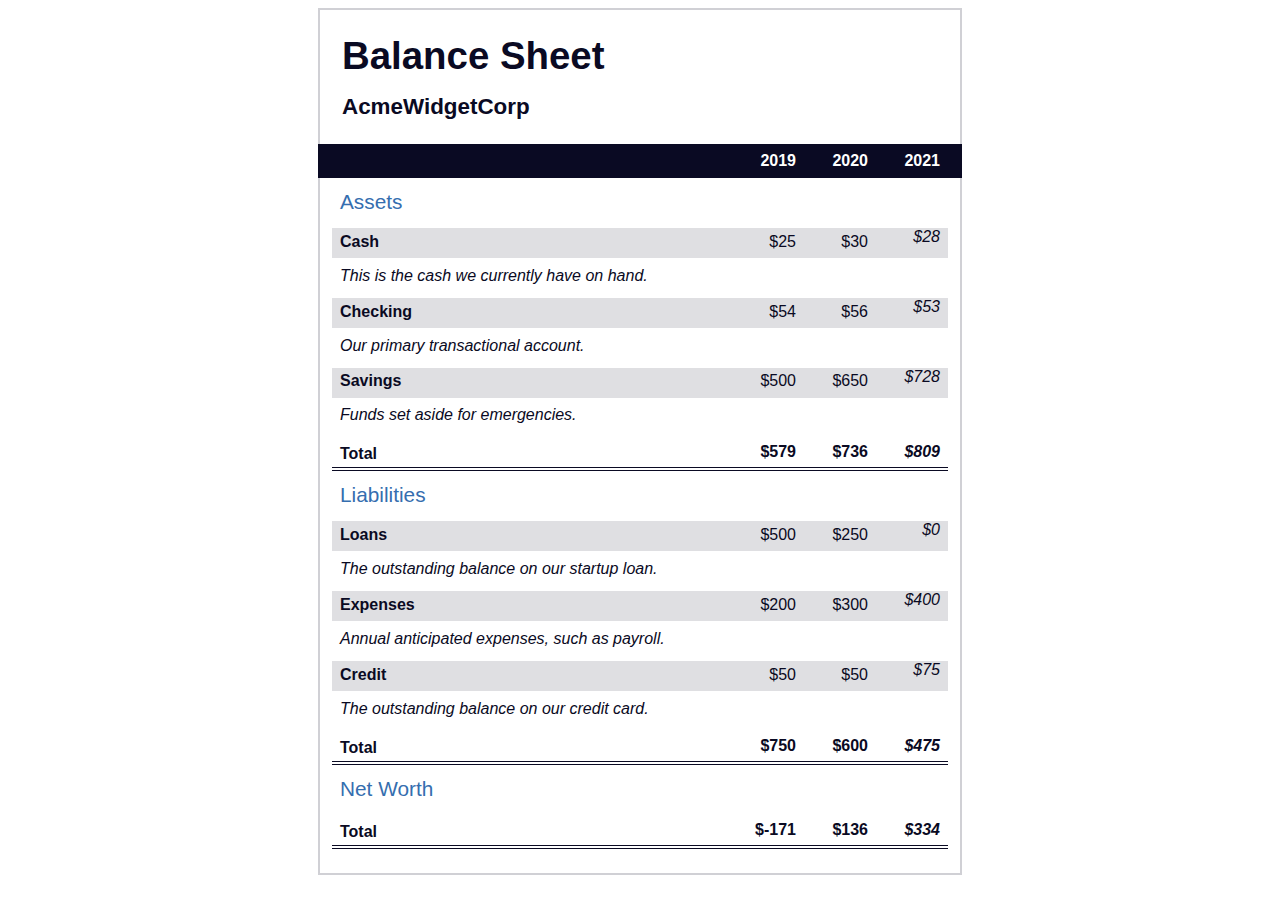
<file: Projects/Balance Sheet/index.html>
<!DOCTYPE html>
<html lang="en">
  <head>
    <meta charset="UTF-8">
    <meta name="viewport" content="width=device-width, initial-scale=1.0">
    <title>Balance Sheet</title>
    <link rel="stylesheet" href="style.css">
  </head>
  <body>
    <main>
      <section>
        <h1>
          <span class="flex">
            <span>AcmeWidgetCorp</span>
            <span>Balance Sheet</span>
          </span>
        </h1>
        <div id="years" aria-hidden="true">
          <span class="year">2019</span>
          <span class="year">2020</span>
          <span class="year">2021</span>
        </div>
        <div class="table-wrap">
          <table>
            <caption>Assets</caption>
            <thead>
              <tr>
                <td></td>
                <th><span class="sr-only year">2019</span></th>
                <th><span class="sr-only year">2020</span></th>
                <th class="current"><span class="sr-only year">2021</span></th>
              </tr>
            </thead>
            <tbody>
              <tr class="data">
                <th>Cash <span class="description">This is the cash we currently have on hand.</span></th>
                <td>$25</td>
                <td>$30</td>
                <td class="current">$28</td>
              </tr>
              <tr class="data">
                <th>Checking <span class="description">Our primary transactional account.</span></th>
                <td>$54</td>
                <td>$56</td>
                <td class="current">$53</td>
              </tr>
              <tr class="data">
                <th>Savings <span class="description">Funds set aside for emergencies.</span></th>
                <td>$500</td>
                <td>$650</td>
                <td class="current">$728</td>
              </tr>
              <tr class="total">
                <th>Total <span class="sr-only">Assets</span></th>
                <td>$579</td>
                <td>$736</td>
                <td class="current">$809</td>
              </tr>
            </tbody>
          </table>
          <table>
            <caption>Liabilities</caption>
            <thead>
              <tr>
              <td></td>
              <th><span class="sr-only">2019</span></th>
              <th><span class="sr-only">2020</span></th>
              <th><span class="sr-only">2021</span></th>
              </tr>
            </thead>
            <tbody>
              <tr class="data">
                <th>Loans <span class="description">The outstanding balance on our startup loan.</span></th>
                <td>$500</td>
                <td>$250</td>
                <td class="current">$0</td>
              </tr>
              <tr class="data">
                <th>Expenses <span class="description">Annual anticipated expenses, such as payroll.</span></th>
                <td>$200</td>
                <td>$300</td>
                <td class="current">$400</td>
              </tr>
              <tr class="data">
                <th>Credit <span class="description">The outstanding balance on our credit card.</span></th>
                <td>$50</td>
                <td>$50</td>
                <td class="current">$75</td>
              </tr>
              <tr class="total">
                <th>Total <span class="sr-only">Liabilities</span></th>
                <td>$750</td>
                <td>$600</td>
                <td class="current">$475</td>
              </tr>
            </tbody>
          </table>
          <table>
            <caption>Net Worth</caption>
            <thead>
              <tr>
              <td></td>
              <th><span class="sr-only">2019</span></th>
              <th><span class="sr-only">2020</span></th>
              <th><span class="sr-only">2021</span></th>
              </tr>
            </thead>
            <tbody>
              <tr class="total">
                <th>Total <span class="sr-only">Net Worth</span></th>
                <td>$-171</td>
                <td>$136</td>
                <td class="current">$334</td>
              </tr>
            </tbody>
          </table>
        </div>
      </section>
    </main>
  </body>
</html>
</file>
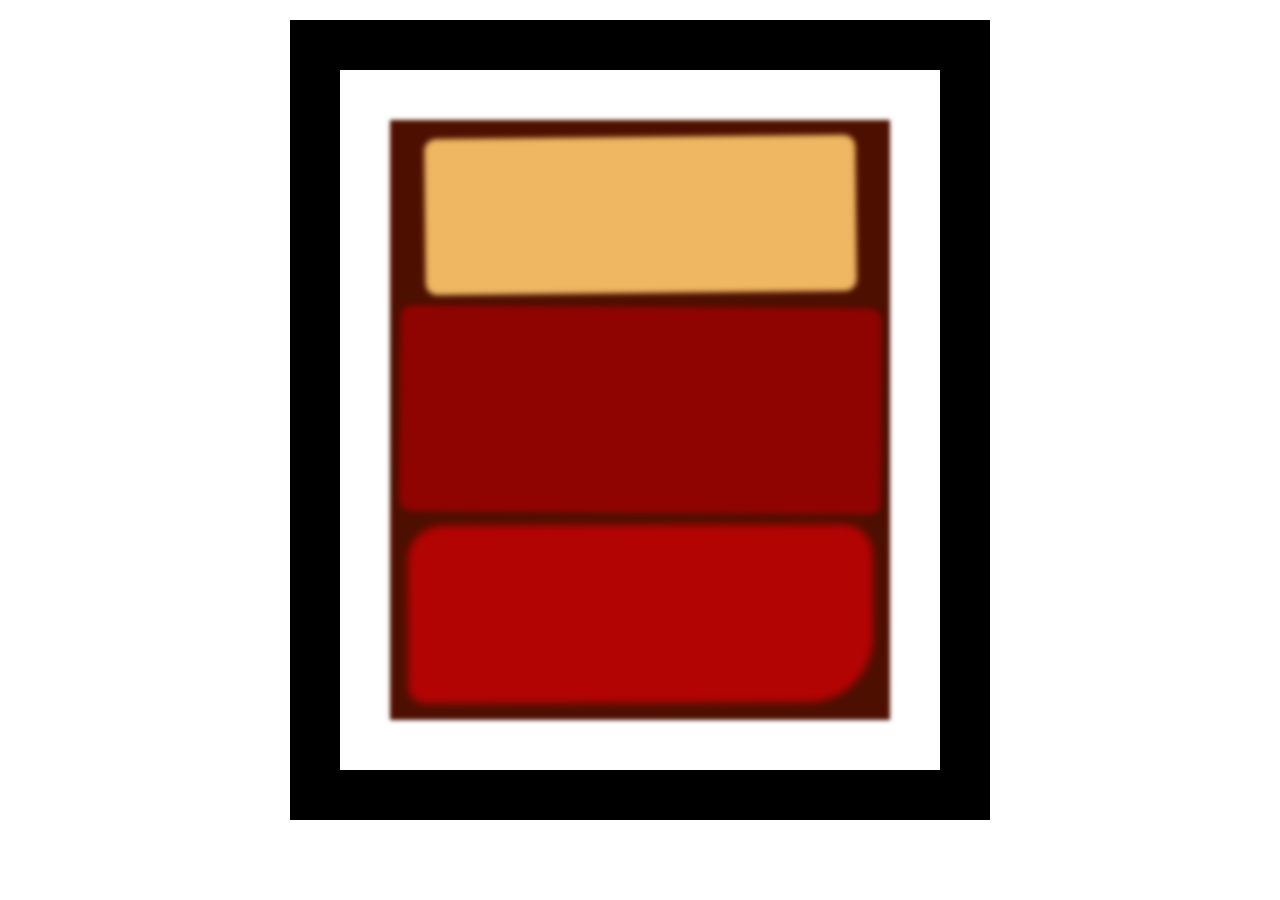
<file: Projects/Canvas Board/index.html>
<!DOCTYPE html>
<html lang="en">
  <head>
    <meta charset="UTF-8">
    <title>Rothko Painting</title>
    <link href="style.css" rel="stylesheet">
  </head>
  <body>
    <div class="frame">
      <div class="canvas">
        <div class="one"></div>
        <div class="two"></div>
        <div class="three"></div>
      </div>
    </div>
  </body>
</html>
</file>
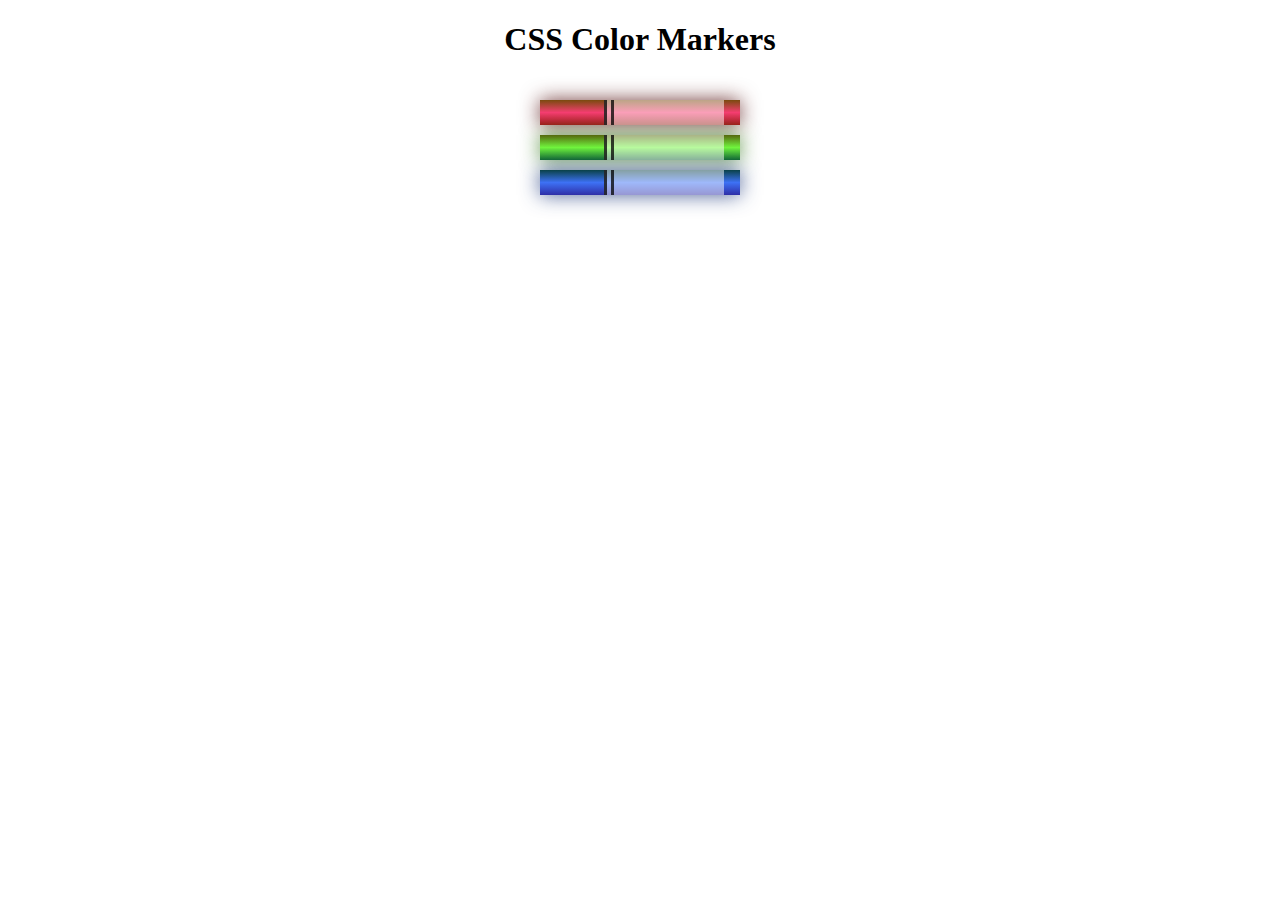
<file: Projects/CSS Color Markers/index.html>
<!DOCTYPE html>
<html lang="en">
  <head>
    <meta charset="utf-8">
    <meta name="viewport" content="width=device-width, initial-scale=1.0">
    <title>Colored Markers</title>
    <link rel="stylesheet" href="styles.css">
  </head>
  <body>
    <h1>CSS Color Markers</h1>
    <div class="container">
      <div class="marker red">
        <div class="cap"></div>
        <div class="sleeve"></div>
      </div>
      <div class="marker green">
        <div class="cap"></div>
        <div class="sleeve"></div>
      </div>
      <div class="marker blue">
        <div class="cap"></div>
        <div class="sleeve"></div>
      </div>
    </div>
  </body>
</html>
</file>
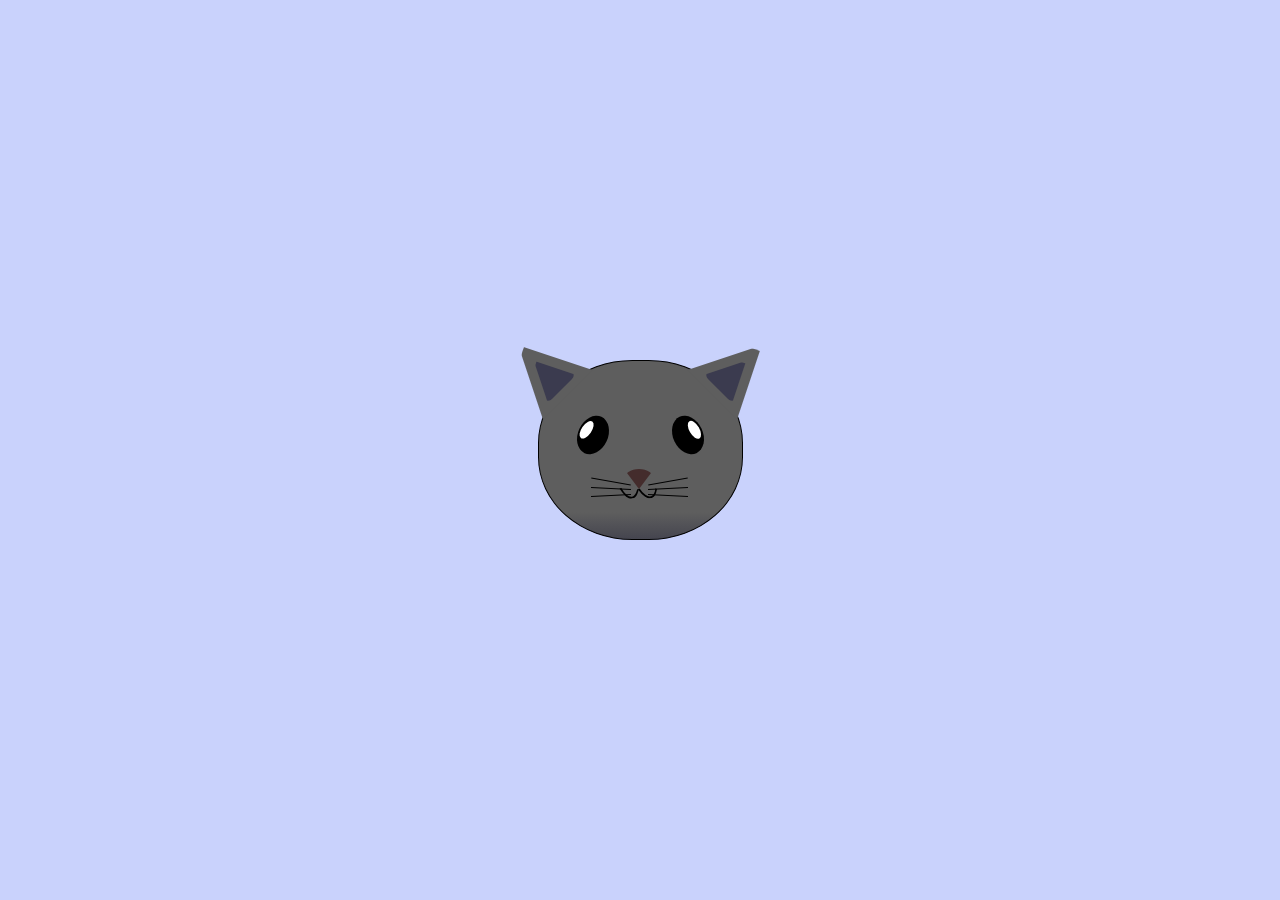
<file: Projects/Draw a Cat Face/index.html>
<!DOCTYPE html>
<html lang="en">
<head>
    <meta charset="UTF-8">
    <title>fCC Cat Painting</title>
    <link rel="stylesheet" href="style.css">
</head>
<body>
    <main>
      <div class="cat-head">
        <div class="cat-ears">
          <div class="cat-left-ear">
            <div class="cat-left-inner-ear"></div>
          </div>
          <div class="cat-right-ear">
            <div class="cat-right-inner-ear"></div>
          </div>
        </div>

        <div class="cat-eyes">
          <div class="cat-left-eye">
            <div class="cat-left-inner-eye"></div>
          </div>
          <div class="cat-right-eye">
            <div class="cat-right-inner-eye"></div>
          </div>
        </div>
        
        <div class="cat-nose"></div>

        <div class="cat-mouth">
          <div class="cat-mouth-line-left"></div>
          <div class="cat-mouth-line-right"></div>
        </div>

        <div class="cat-whiskers">
          <div class="cat-whiskers-left">
            <div class="cat-whisker-left-top"></div>
            <div class="cat-whisker-left-middle"></div>
            <div class="cat-whisker-left-bottom"></div>
          </div>
          <div class="cat-whiskers-right">
            <div class="cat-whisker-right-top"></div>
            <div class="cat-whisker-right-middle"></div>
            <div class="cat-whisker-right-bottom"></div>
          </div>
        </div>

      </div>
    </main>
</body>
</html>
</file>
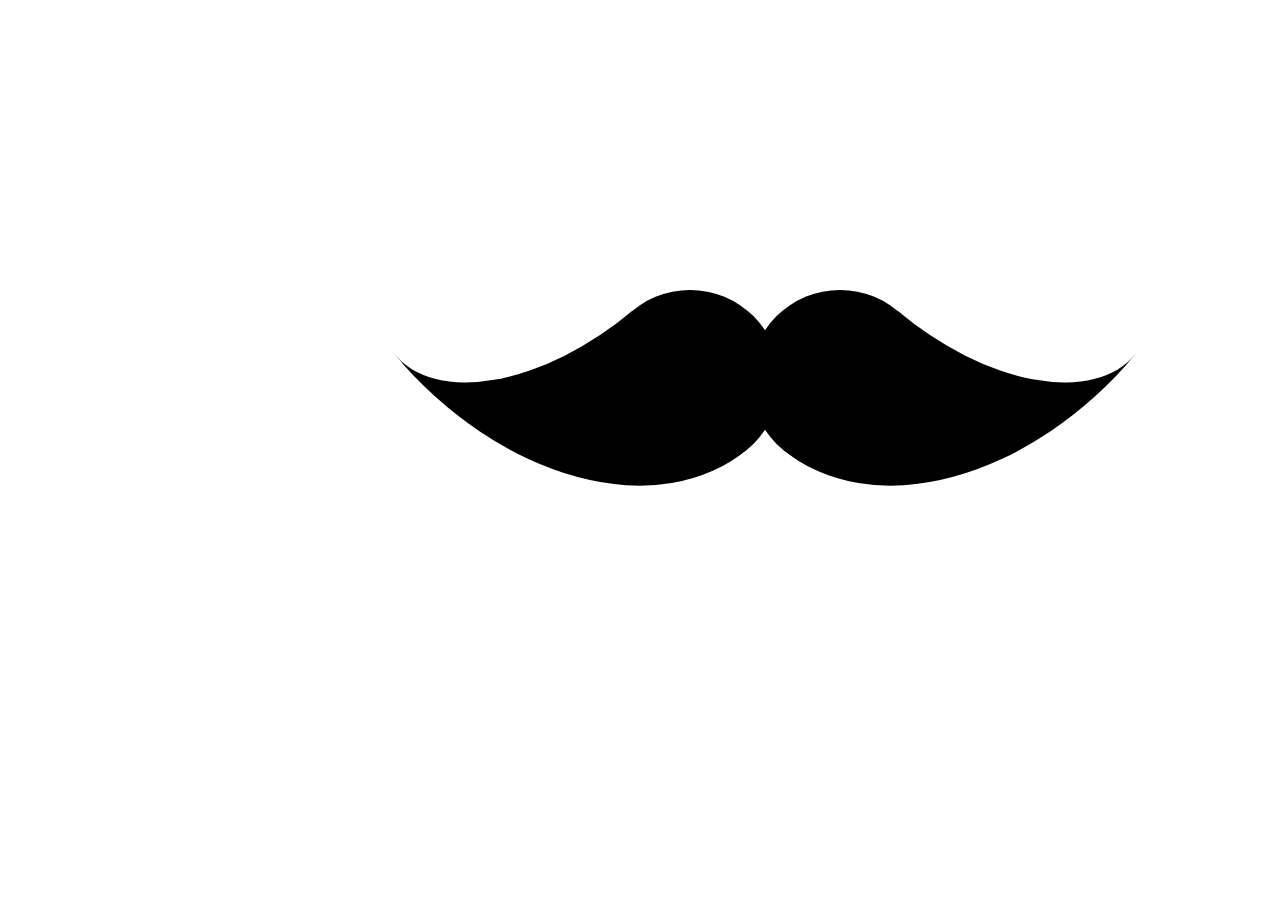
<file: Projects/Draw A Mustache/index.html>
<!DOCTYPE html>
<html lang="en">
<head>
    <meta charset="UTF-8">
    <meta name="viewport" content="width=device-width, initial-scale=1.0">
    <link rel="stylesheet" href="style.css">
    <title>Document</title>
</head>
<body>
    <div class="Moust"></div>
</body>
</html>
</file>
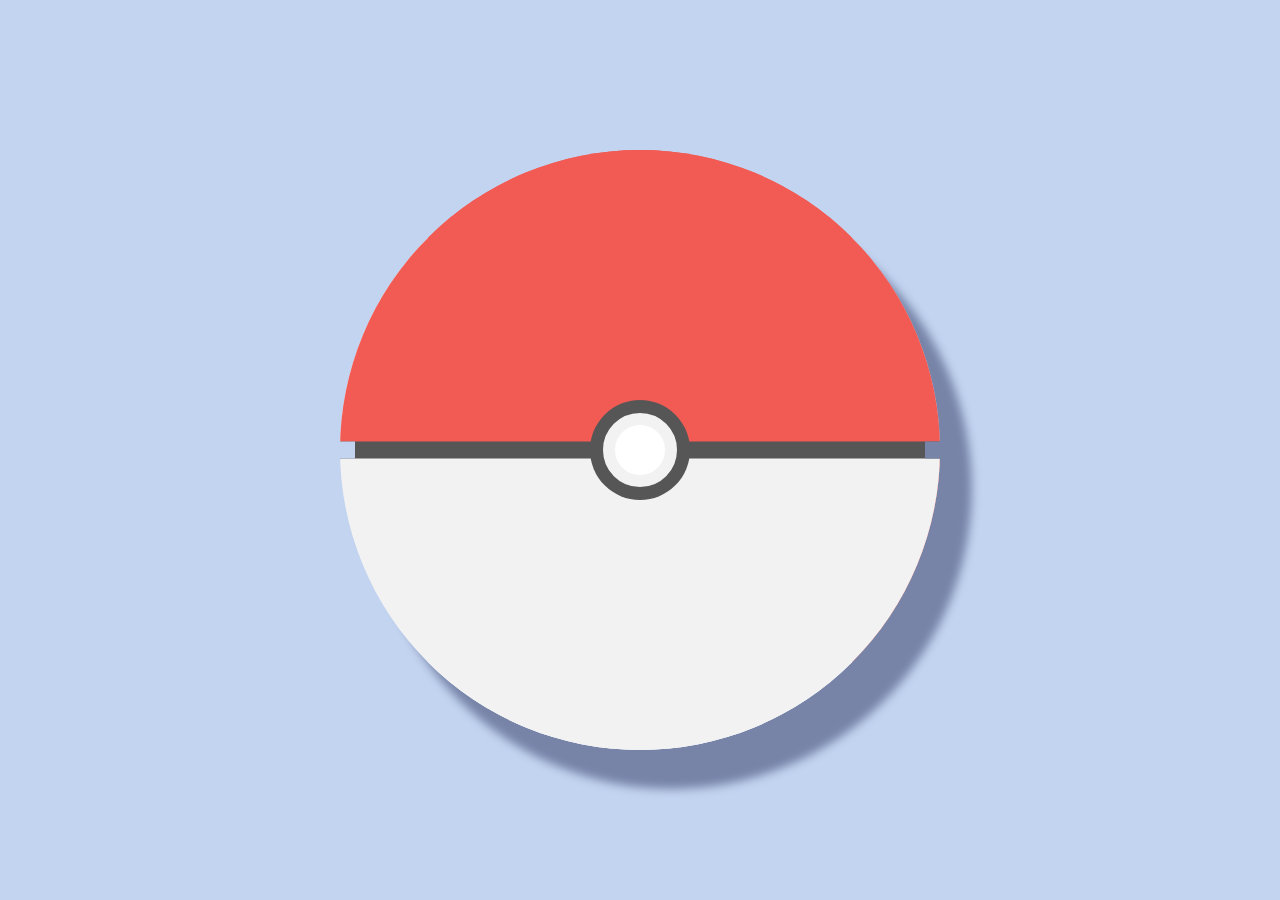
<file: Projects/Draw A Pokemon Ball/index.html>
<!DOCTYPE html>
<html lang="en">
<head>
    <meta charset="UTF-8">
    <meta name="viewport" content="width=device-width, initial-scale=1.0">
    <link rel="stylesheet" href="style.css">
    <title>Document</title>
</head>
<body>
    <div class="container">
        <div class="ball"></div>
        <div class="side"></div>
        <div class="button"></div>
    </div>
</body>
</html>
</file>
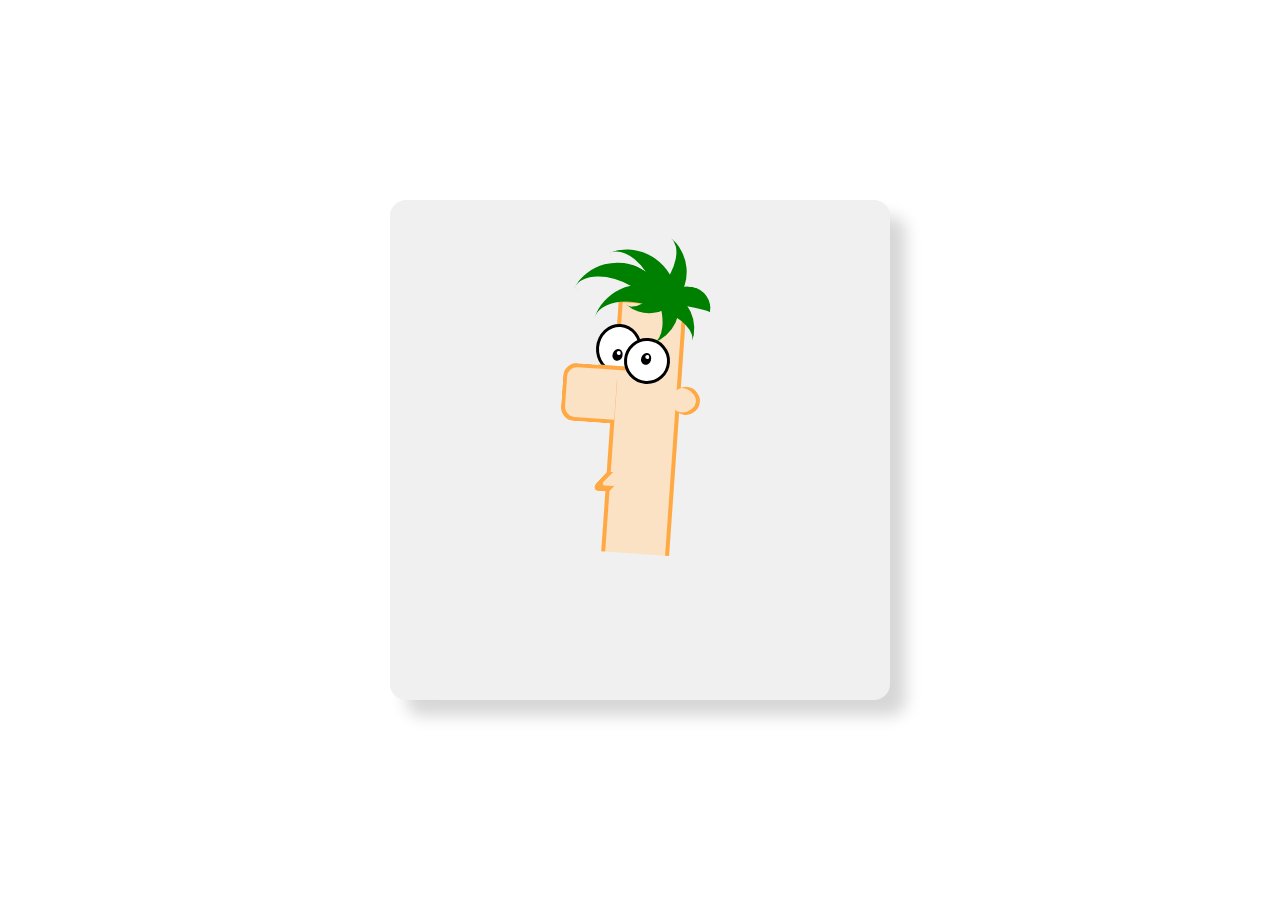
<file: Projects/Draw Ferb Face/index.html>
<!DOCTYPE html>
<html lang="en">
<head>
    <meta charset="UTF-8">
    <meta name="viewport" content="width=device-width, initial-scale=1.0">
    <link rel="stylesheet" href="style.css">
    <title>Document</title>
</head>
<body>
    
    <div class="container">
        <div class="face"></div>
        <div class="nose"></div>
        <div class="eye"></div>
        <div class="eye eye1"></div>
        <div class="hair">
            <div></div>
            <div></div>
            <div></div>
            <div></div>
            <div></div>
        </div>
    </div>
</body>
</html>
</file>
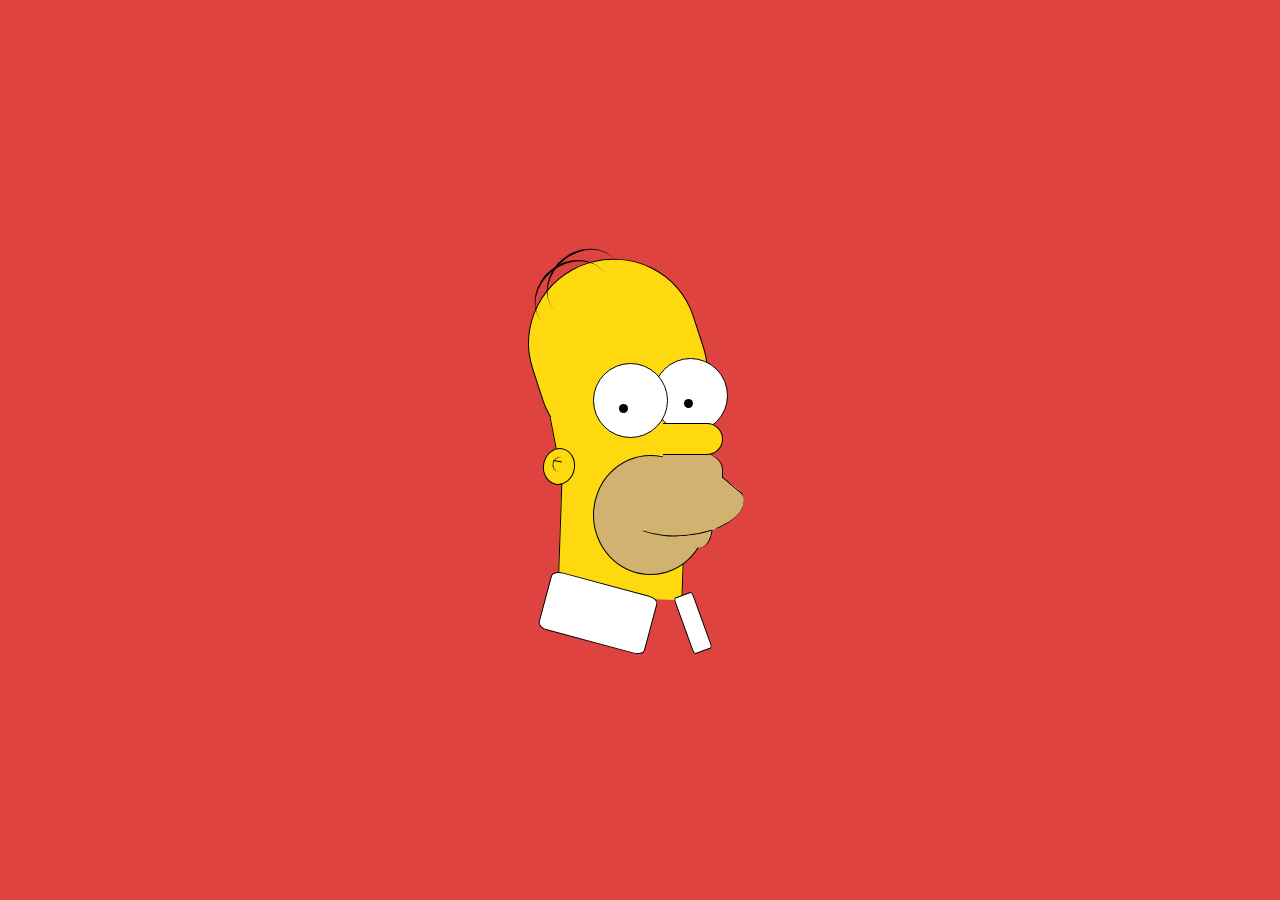
<file: Projects/Draw Homer Simpson/index.html>
<!DOCTYPE html>
<html lang="en">
<head>
    <meta charset="UTF-8">
    <meta http-equiv="X-UA-Compatible" content="IE=edge">
    <meta name="viewport" content="width=device-width, initial-scale=1.0">
    <link rel="stylesheet" href="style.css">
    <title>Homer Simpson</title>
</head>
<body>
    <div class="container">
        <div class="head">
            <div class="forehead"></div>
            <div class="face-s1"></div>
            <div class="eyes"></div>
            <div class="eyes left-eye"></div>
            <div class="neck"></div>
            <div class="nose"></div>
            <div class="face-s2"></div>
            <div class="ear"></div>
            <div class="mouth"></div>
            <div class="mouth2"></div>
            <div class="mouth3"></div>
            <div class="mouth4"></div>
            <div class="collar"></div>
            <div class="collar right-collar"></div>
        </div>
    </div>
</body>
</html>
</file>
<file: Projects/Balance Sheet/style.css>
span[class~="sr-only"] {
  border: 0 !important;
  clip: rect(1px, 1px, 1px, 1px) !important;
  clip-path: inset(50%) !important;
  height: 1px !important;
  width: 1px !important;
  position: absolute !important;
  overflow: hidden !important;
  white-space: nowrap !important;
  padding: 0 !important;
  margin: -1px !important;
}

html {
  box-sizing: border-box;
}

body {
  font-family: sans-serif;
  color: #0a0a23;
}

h1 {
  max-width: 37.25rem;
  margin: 0 auto;
  padding: 1.5rem 1.25rem;
}

h1 .flex {
  display: flex;
  flex-direction: column-reverse;
  gap: 1rem;
}

h1 .flex span:first-of-type {
  font-size: 0.7em;
}

h1 .flex span:last-of-type {
  font-size: 1.2em;
}

section {
  max-width: 40rem;
  margin: 0 auto;
  border: 2px solid #d0d0d5;
}

#years {
  display: flex;
  justify-content: flex-end;
  position: sticky;
  z-index: 999;
  top: 0;
  background: #0a0a23;
  color: #fff;
  padding: 0.5rem calc(1.25rem + 2px) 0.5rem 0;
  margin: 0 -2px;
}

#years span[class] {
  font-weight: bold;
  width: 4.5rem;
  text-align: right;
}

.table-wrap {
  padding: 0 0.75rem 1.5rem 0.75rem;
}

table {
  border-collapse: collapse;
  border: 0;
  width: 100%;
  position: relative;
  margin-top: 3rem;
}

table caption {
  color: #356eaf;
  font-size: 1.3em;
  font-weight: normal;
  position: absolute;
  top: -2.25rem;
  left: 0.5rem;
}

tbody td {
  width: 100vw;
  min-width: 4rem;
  max-width: 4rem;
}

tbody th {
  width: calc(100% - 12rem);
}

tr[class="total"] {
  border-bottom: 4px double #0a0a23;
  font-weight: bold;
}

tr[class="total"] th {
  text-align: left;
  padding: 0.5rem 0 0.25rem 0.5rem;
}

tr.total td {
  text-align: right;
  padding: 0 0.25rem;
}

tr.total td:nth-of-type(3) {
  padding-right: 0.5rem;
}

tr.total:hover {
  background-color: #99c9ff;
}

td.current {
  font-style: italic;
}

tr.data {
  background-image: linear-gradient(to bottom, #dfdfe2 1.845rem, white 1.845rem);
}

tr.data th {
  text-align: left;
  padding-top: 0.3rem;
  padding-left: 0.5rem;
}

tr.data th .description {
  display: block;
  font-weight: normal;
  font-style: italic;
  padding: 1rem 0 0.75rem;
  margin-right: -13.5rem;
}

tr.data td {
  vertical-align: top;
  padding: 0.3rem 0.25rem 0;
  text-align: right;
}

tr.data td:last-of-type {
  padding: 0 0.5rem 0 0;
}
</file>
<file: Projects/Canvas Board/style.css>
.canvas {
  width: 500px;
  height: 600px;
  background-color: #4d0f00;
  overflow: hidden;
  filter: blur(2px);
}

.frame {
  border: 50px solid black;
  width: 500px;
  padding: 50px;
  margin: 20px auto;
}

.one {
  width: 425px;
  height: 150px;
  background-color: #efb762;
  margin: 20px auto;
  box-shadow: 0 0 3px 3px #efb762;
  border-radius: 9px;
  transform: rotate(-0.6deg);
}

.two {
  width: 475px;
  height: 200px;
  background-color: #8f0401;
  margin: 0 auto 20px;
  box-shadow: 0 0 3px 3px #8f0401;
  border-radius: 8px 10px;
  transform: rotate(0.4deg);
}

.one, .two {
  filter: blur(1px);
}

.three {
  width: 91%;
  height: 28%;
  background-color: #b20403;
  margin: auto;
  filter: blur(2px);
  box-shadow: 0 0 5px 5px #b20403;
  border-radius: 30px 25px 60px 12px;
transform: rotate(-0.2deg);
}
</file>
<file: Projects/CSS Color Markers/styles.css>
h1 {
  text-align: center;
}

.container {
  background-color: rgb(255, 255, 255);
  padding: 10px 0;
}

.marker {
  width: 200px;
  height: 25px;
  margin: 10px auto;
}

.cap {
  width: 60px;
  height: 25px;
}

.sleeve {
  width: 110px;
  height: 25px;
  background-color: rgba(255, 255, 255, 0.5);
  border-left: 10px double rgba(0, 0, 0, 0.75);
}

.cap, .sleeve {
  display: inline-block;
}

.red {
  background: linear-gradient(rgb(122, 74, 14), rgb(245, 62, 113), rgb(162, 27, 27));
  box-shadow: 0 0 20px 0 rgba(83, 14, 14, 0.8);
}

.green {
  background: linear-gradient(#55680D, #71F53E, #116C31);
  box-shadow: 0 0 20px 0 #3B7E20CC;
}

.blue {
  background: linear-gradient(hsl(186, 76%, 16%), hsl(223, 90%, 60%), hsl(240, 56%, 42%));
  box-shadow: 0 0 20px 0 hsla(223, 59%, 31%, 0.8);
}
</file>
<file: Projects/Draw a Cat Face/style.css>
* {
  box-sizing: border-box;
}

body {
  background-color: #c9d2fc;
}

.cat-head {
  position: absolute;
  right: 0;
  left: 0;
  top: 0;
  bottom: 0;
  margin: auto;
  background: linear-gradient(#5e5e5e 85%, #45454f 100%);
  width: 205px;
  height: 180px;
  border: 1px solid #000;
  border-radius: 46%;
}

.cat-left-ear {
  position: absolute;
  top: -26px;
  left: -31px;
  z-index: 1;
  border-top-left-radius: 90px;
  border-top-right-radius: 10px;
  transform: rotate(-45deg);
  border-left: 35px solid transparent;
  border-right: 35px solid transparent;
  border-bottom: 70px solid #5e5e5e;
}

.cat-right-ear {
  position: absolute;
  top: -26px;
  left: 163px;
  z-index: 1;
  transform: rotate(45deg);
  border-top-left-radius: 90px;
  border-top-right-radius: 10px;
  border-left: 35px solid transparent;
  border-right: 35px solid transparent;
  border-bottom: 70px solid #5e5e5e;
}

.cat-left-inner-ear {
  position: absolute;
  top: 22px;
  left: -20px;
  border-top-left-radius: 90px;
  border-top-right-radius: 10px;
  border-bottom-right-radius: 40%;
  border-bottom-left-radius: 40%;
  border-left: 20px solid transparent;
  border-right: 20px solid transparent;
  border-bottom: 40px solid #3b3b4f;
}

.cat-right-inner-ear {
  position: absolute;
  top: 22px;
  left: -20px;
  border-top-left-radius: 90px;
  border-top-right-radius: 10px;
  border-bottom-right-radius: 40%;
  border-bottom-left-radius: 40%;
  border-left: 20px solid transparent;
  border-right: 20px solid transparent;
  border-bottom: 40px solid #3b3b4f;
}

.cat-left-eye {
  position: absolute;
  top: 54px;
  left: 39px;
  border-radius: 60%;
  transform: rotate(25deg);
  width: 30px;
  height: 40px;
  background-color: #000;
}

.cat-right-eye {
  position: absolute;
  top: 54px;
  left: 134px;
  border-radius: 60%;
  transform: rotate(-25deg);
  width: 30px;
  height: 40px;
  background-color: #000;
}

.cat-left-inner-eye {
  position: absolute;
  top: 8px;
  left: 2px;
  width: 10px;
  height: 20px;
  transform: rotate(10deg);
  background-color: #fff;
  border-radius: 60%;
}

.cat-right-inner-eye {
  position: absolute;
  top: 8px;
  left: 18px;
  transform: rotate(-5deg);
  width: 10px;
  height: 20px;
  background-color: #fff;
  border-radius: 60%;
}

.cat-nose {
  position: absolute;
  top: 108px;
  left: 85px;
  border-top-left-radius: 50%;
  border-bottom-right-radius: 50%;
  border-bottom-left-radius: 50%;
  transform: rotate(180deg);
  border-left: 15px solid transparent;
  border-right: 15px solid transparent;
  border-bottom: 20px solid #442c2c;
}

.cat-mouth div {
  width: 30px;
  height: 50px;
  border: 2px solid #000;
  border-radius: 190%/190px 150px 0 0;
  border-color: black transparent transparent transparent;
}

.cat-mouth-line-left {
  position: absolute;
  top: 88px;
  left: 74px;
  transform: rotate(170deg);
}

.cat-mouth-line-right {
  position: absolute;
  top: 88px;
  left: 91px;
  transform: rotate(165deg);
}

.cat-whiskers-left div {
  width: 40px;
  height: 1px;
  background-color: #000;
}

.cat-whiskers-right div {
  width: 40px;
  height: 1px;
  background-color: #000;
}

.cat-whisker-left-top {
  position: absolute;
  top: 120px;
  left: 52px;
  transform: rotate(10deg);
}

.cat-whisker-left-middle {
  position: absolute;
  top: 127px;
  left: 52px;
  transform: rotate(3deg);
}

.cat-whisker-left-bottom {
  position: absolute;
  top: 134px;
  left: 52px;
  transform: rotate(-3deg);
}

.cat-whisker-right-top {
  position: absolute;
  top: 120px;
  left: 109px;
  transform: rotate(-10deg);
}

.cat-whisker-right-middle {
  position: absolute;
  top: 127px;
  left: 109px;
  transform: rotate(-3deg);
}

.cat-whisker-right-bottom {
  position: absolute;
  top: 134px;
  left: 109px;
  transform: rotate(3deg);
}
</file>
<file: Projects/Draw A Mustache/style.css>
.Moust{
    position: absolute;
    left: 450px;
    top: 50px;
    width: 180px;
    height: 180px;
    color: black;
    border-radius: 50%;
    box-shadow: 150px 240px 0 0 currentColor,
    300px 240px 0 0 currentColor;
}

.Moust::before{
    content: "";
    position: absolute;
    width: 210px;
    height: 120px;
    border-bottom: 180px solid currentColor;
    border-radius: 0 0 0 100%;
    left: 30px;
    top: 120px;
    transform: rotate(-40deg);
    transform-origin: right 210px;
}

.Moust::after{
    content: "";
    position: absolute;
    width: 210px;
    height: 120px;
    border-bottom: 180px solid currentColor;
    border-radius: 0 0 100% 0;
    left: 390px;
    top: 120px;
    transform: rotate(40deg);
    transform-origin: left 210px;
}

.Moust::before{
    animation: danceleft 1s ease-in-out infinite;
}

.Moust::after{
    animation: danceright 1s ease-in-out infinite;
}

@keyframes danceleft {
    0%{
        transform: rotate(-50deg);
    }
    50%{
        transform: rotate(-30deg);
    }
    100%{
        transform: rotate(-50deg);
    }
}

@keyframes danceright {
    0%{
        transform: rotate(50deg);
    }
    50%{
        transform: rotate(30deg);
    }
    100%{
        transform: rotate(50deg);
    }
}
</file>
<file: Projects/Draw A Pokemon Ball/style.css>
body{
    color: #c3d4f0;
    background-color: currentColor;
}

.container{
    position: absolute;
    left: 50%;
    top: 50%;
    transform: translate(-50%, -50%);
}

.ball{
    border-top: 300px solid #f25b54;
    border-left: 300px solid #f25b54;
    border-bottom: 300px solid #f2f2f2;
    border-right: 300px solid #f2f2f2;
    border-radius: 50%;
    transform: rotate(45deg);
    box-shadow: 50px 5px 10px #7784a8;
}

.ball::before{
    content: "";
    position: absolute;
    width: 600px;
    height: 17px;
    background-color: #565656;
    transform: translate(-50%, -50%) rotate(-45deg);
}

.side{
    position: absolute;
    width: 30px;
    height: 17px;
    background-color: currentColor;
    top: 50%;
    transform: translate(-50%, -50%);
    box-shadow: 600px 0 #7784a8;
}

.button{
    position: absolute;
    width: 100px;
    height: 100px;
    background-color: #565656;
    border-radius: 50%;
    top: 50%;
    left: 50%;
    transform: translate(-50%, -50%);
}

.button::before{
    content: "";
    position: absolute;
    width: 50px;
    height: 50px;
    background-color: white;
    border-radius: 50%;
    top: 50%;
    left: 50%;
    transform: translate(-50%, -50%);
    border: 12px solid #f2f2f2;
}
</file>
<file: Projects/Draw Ferb Face/style.css>
.container{
    position: absolute;
    background: #f0f0f0;
    height: 500px;
    width: 500px;
    left: 50%;
    top: 50%;
    transform: translate(-50%, -50%);
    box-shadow: 16px 16px 16px #d7d7d7;
    border-radius: 16px;
}

.face{
    position: relative;
    height: 250px;
    width: 60px;
    background: #fce2c4;
    left: 220px;
    top: 100px;
    border: 4px solid #ffa945;
    border-bottom: none;
    transform: rotate(4deg);
}

.face::before{
    content: "";
    position: absolute;
    height: 14px;
    width: 14px;
    background: #fce2c4;
    border-left: 6px solid #ffa945;
    border-bottom: 6px solid #ffa945;
    border-bottom-left-radius: 10px;
    transform: skew(-40deg);
    top:170px;
    left: -12px;
}

.face::after{
    content: "";
    position: absolute;
    height: 24px;
    width: 24px;
    background: #fce2c4;
    top:80px;
    left: 56px;
    border-radius: 50%;
    border: 4px solid #ffa945;
    border-top: none;
    border-left: none;
    transform: rotate(-40deg);
}

.nose{
    position: relative;
    width: 50px;
    height: 50px;
    background: #fce2c4;
    border: 4px solid #ffa945;
    left: 172px;
    bottom: 90px;
    border-right: none;
    border-radius: 14px 0 0 14px;
    transform: rotate(4deg);
    z-index: 1;
}

.nose::after{
    content: "";
    position: absolute;
    height: 10px;
    width: 30px;
    background: #fce2c4;
    border-top: 4px solid #ffa945;
    left: 30px;
    top:-4px;
}

.eye{
    position: relative;
    height: 44px;
    width: 40px;
    border-radius: 50%;
    background: white;
    left: 206px;
    bottom: 188px;
    border: 3px solid black;
    transform: rotate(4deg);
    z-index: 0;
}

.eye::before{
    content: "";
    position: absolute;
    height: 12px;
    width: 10px;
    background: black;
    border-radius: 50%;
    left: 14px;
    top: 22px;
    transform: rotate(16deg);
}

.eye::after{
    content: "";
    position: absolute;
    height: 4px;
    width: 4px;
    background: white;
    border-radius: 50%;
    left: 18px;
    top: 24px;
}

.eye1{
    width: 40px;
    height: 40px;
    bottom: 224px;
    left: 234px;
    z-index: 3;
}

.eye1::before{
    top: 12px;
}

.eye1::after{
    top: 14px;
}

.hair{
    position: relative;
    bottom: 252px;
    left: 10px;
    z-index: 50;
}

.hair>div:nth-child(1){
    position: absolute;
    height: 30px;
    width: 100px;
    border-top: 20px solid green;
    left: 180px;
    bottom: 40px;
    border-radius: 50px 40px 0 0;
    transform: rotate(30deg);
}

.hair>div:nth-child(2){
    position: absolute;
    height: 30px;
    width: 100px;
    border-top: 20px solid green;
    left: 200px;
    bottom: 40px;
    border-radius: 50px 40px 0 0;
    transform: rotate(70deg);
}

.hair>div:nth-child(3){
    position: absolute;
    height: 30px;
    width: 80px;
    border-top: 20px solid green;
    left: 220px;
    bottom: 50px;
    border-radius: 50px 40px 0 0;
    transform: rotate(130deg);
}

.hair>div:nth-child(4){
    position: absolute;
    height: 30px;
    width: 100px;
    border-top: 20px solid green;
    left: 200px;
    bottom: 20px;
    border-radius: 50px 40px 0 0;
    transform: rotate(20deg);
}

.hair>div:nth-child(5){
    position: absolute;
    height: 30px;
    width: 50px;
    border-top: 20px solid green;
    left: 260px;
    bottom: 20px;
    border-radius: 50px 40px 0 0;
    transform: rotate(10deg);
}
</file>
<file: Projects/Draw Homer Simpson/style.css>
:root{
    --color-creme: #d1b271;
    --color-yellow: #fed90f;
    --color-background: #de433f;
}

*,
*::before,
*::after {
    margin: 0;
    padding: 0;
    box-sizing: border-box;
}

.container{
    height: 100vh;
    background-color: var(--color-background);
    display: flex;
    justify-content: center;
    align-items: center;
}

.head{
    width: 215px;
    height: 405px;
    position: relative;
}

.forehead{
    width: 170px;
    height: 200px;
    position: absolute;
    background-color: var(--color-yellow);
    border: 1px solid black;
    border-radius: 60%/50%;
    transform: rotate(-18deg);
    top: 10px;
}

.forehead::before {
    content: "";
    position: absolute;
    width: 80px;
    height: 70px;
    border-top: 2px solid black;
    border-radius: 50%;
    transform: rotate(-20deg);
    left: 20px;
    top: -8px;
}

.forehead::after {
    content: "";
    position: absolute;
    width: 80px;
    height: 70px;
    border-top: 2px solid black;
    border-radius: 50%;
    transform: rotate(-20deg);
    left: 35px;
    top: -15px;
}

.face-s1 {
    width: 140px;
    height: 60px;
    background-color: var(--color-yellow);
    position: absolute;
    top: 185px;
    left: 30px;
}

.eyes {
    width: 75px;
    height: 75px;
    background-color: white;
    border-radius: 50%;
    border: 1px solid black;
    position: absolute;
    top: 110px;
    left: 120px;
}

.eyes::after {
    content: "";
    position: absolute;
    width: 9px;
    height: 9px;
    background-color: black;
    border-radius: 50%;
    top: 40px;
    left: 30px;
}

.left-eye {
    left: 60px;
    top: 115px;
}

.left-eye::after {
    left: 25px;
}

.neck {
    width: 125px;
    height: 150px;
    position: absolute;
    background-color: var(--color-yellow);
    border-left: 1px solid black;
    border-right: 1px solid black;
    left: 27px;
    top: 200px;
    transform: rotate(2deg);
}

.nose {
    width: 60px;
    height: 32px;
    background-color: var(--color-yellow);
    position: absolute;
    border: 1px solid black;
    border-left: none;
    border-top-right-radius: 20px;
    border-bottom-right-radius: 20px;
    left: 130px;
    top: 175px;
    z-index: 13;
}

.face-s2 {
    width: 40px;
    height: 60px;
    background-color: var(--color-yellow);
    position: absolute;
    border-left: 1px solid black;
    top: 165px;
    left: 22px;
    transform: rotate(-11deg);
}

.ear {
    width: 32px;
    height: 37px;
    position: absolute;
    background-color: var(--color-yellow);
    border-radius: 50%;
    border: 1px solid black;
    top: 200px;
    left: 10px;
    transform: rotate(10deg);
}

.ear::before {
    content: "";
    position: absolute;
    width: 15px;
    height: 15px;
    border-top: 1px solid black;
    border-radius: 50%;
    top: 8px;
    left: 8px;
    transform: rotate(-90deg);
}

.ear::after {
    content: "";
    position: absolute;
    width: 8px;
    height: 8px;
    border-top: 1px solid black;
    top: 12px;
    left: 9px;
}

.mouth {
    width: 115px;
    height: 120px;
    position: absolute;
    background-color: var(--color-creme);
    border-radius: 50%;
    border: 1px solid black;
    top: 207px;
    left: 60px;
}

.mouth::before {
    content: "";
    position: absolute;
    background-color: var(--color-creme);
    width: 20px;
    height: 30px;
    border-radius: 50%;
    border-right: 1px solid black;
    top: 62px;
    left: 98px;
    transform: rotate(15deg);
}

.mouth::after {
    content: "";
    position: absolute;
    background-color: var(--color-creme);
    width: 120px;
    height: 60px;
    border-radius: 50%;
    border-bottom: 1px solid black;
    top: 20px;
    left: 30px;
    transform: rotate(-6deg);
}

.mouth2 {
    width: 35px;
    height: 48px;
    background-color: var(--color-creme);
    position: absolute;
    border-top: 1px solid black;
    border-radius: 10%;
    top: 230px;
    left: 165px;
    transform: rotate(40deg);
}

.mouth3 {
    width: 60px;
    height: 30px;
    background-color: var(--color-creme);
    position: absolute;
    border-right: 1px solid black;
    border-top-right-radius: 70%;
    top: 200px;
    left: 130px;
}

.mouth4 {
    width: 30px;
    height: 30px;
    background-color: var(--color-creme);
    position: absolute;
    top: 260px;
    left: 80px;
}

.collar {
    width: 110px;
    height: 60px;
    background-color: white;
    position: absolute;
    border: 1px solid black;
    border-radius: 10%;
    top: 335px;
    left: 10px;
    transform: rotate(15deg);
}

.right-collar {
    width: 20px;
    left: 150px;
    transform: rotate(-20deg);
    top: 345px;
}
</file>
